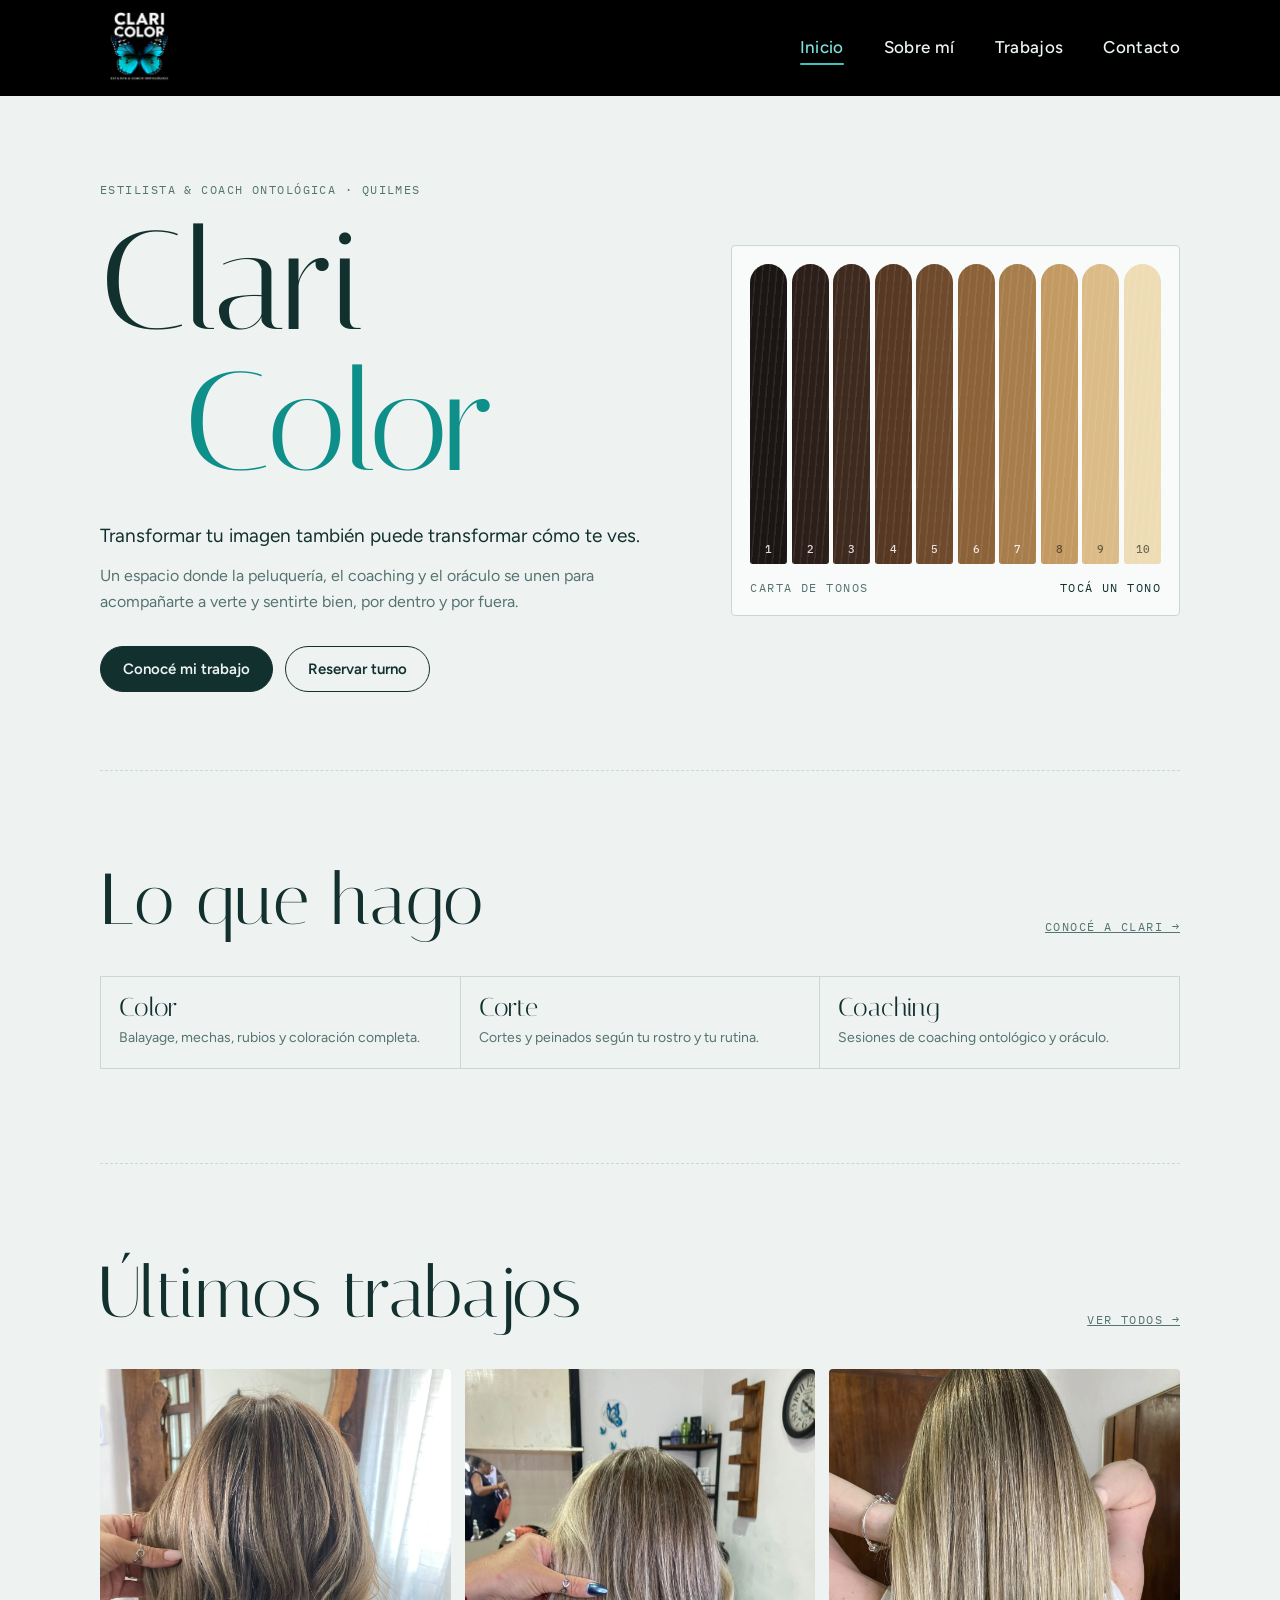
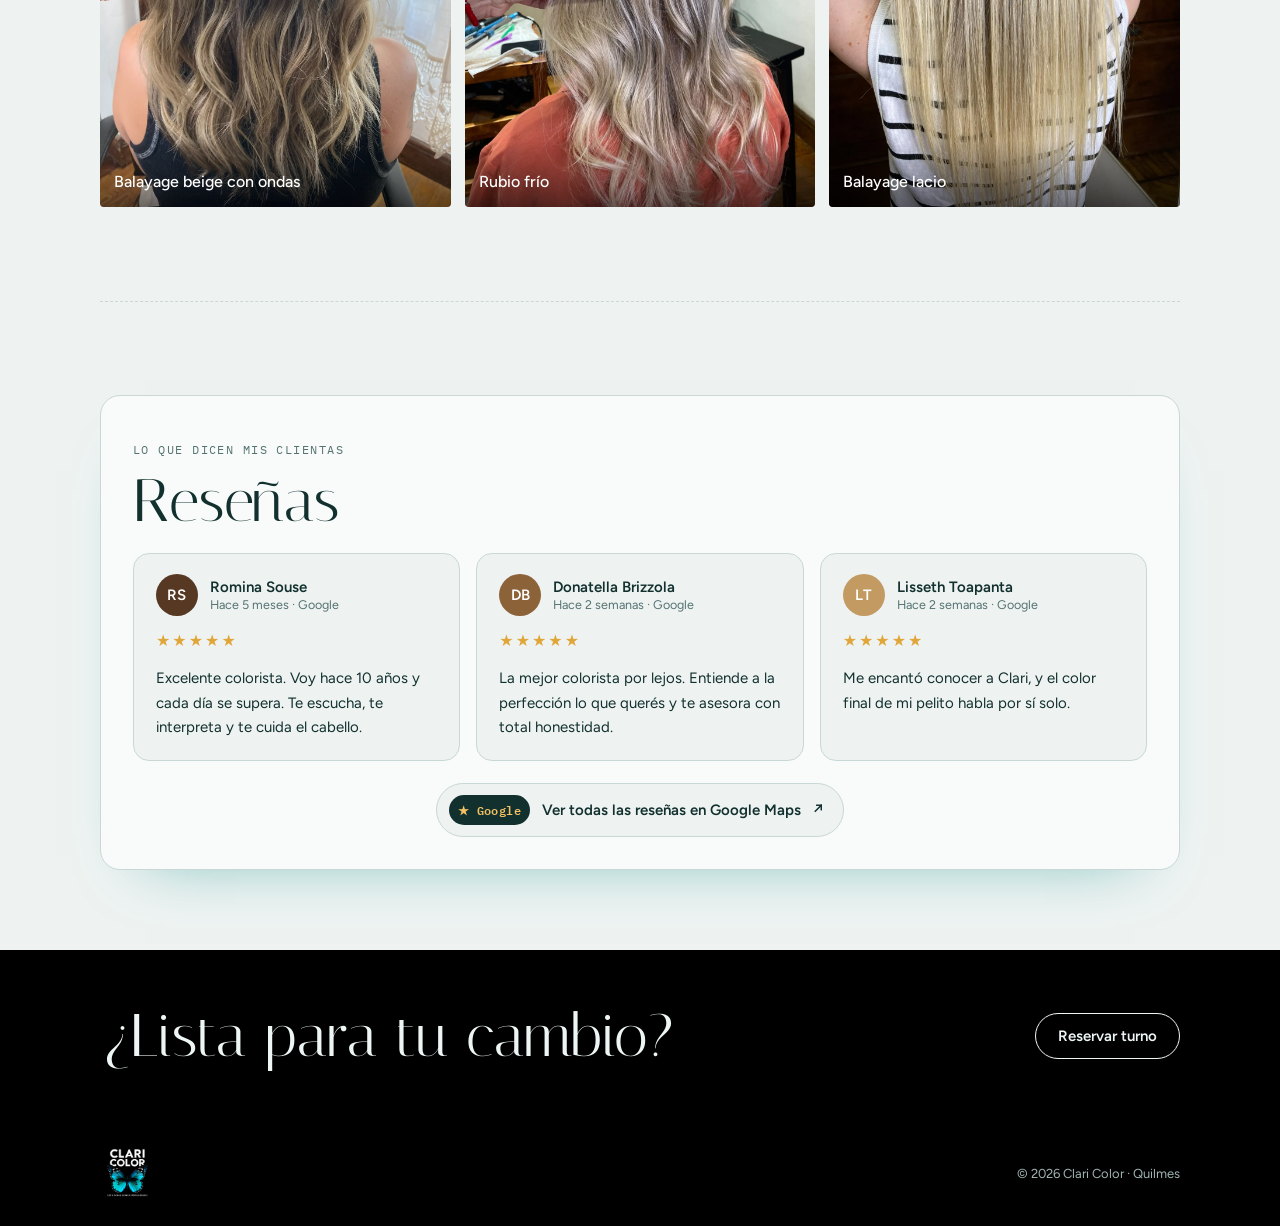
<file: index.html>
<!doctype html>
<html lang="es">
<head>
<meta charset="utf-8">
<meta name="viewport" content="width=device-width, initial-scale=1, viewport-fit=cover">
<title>Clari Color | Estilista & coach ontológica</title>
<meta name="description" content="Clari Color, estilista y coach ontológica en Quilmes. Color, corte, peinado, coaching y oráculo.">
<link rel="icon" href="img/logo.png">
<link rel="preconnect" href="https://fonts.googleapis.com">
<link rel="stylesheet" href="https://fonts.googleapis.com/css2?family=Italiana&family=Figtree:wght@400;500;600&family=IBM+Plex+Mono:wght@400;500&display=swap">
<link rel="stylesheet" href="css/styles.css">
</head>
<body>
<header>
  <div class="wrap">
    <a class="brand" href="index.html"><img src="img/logo.png" alt="Clari Color · Estilista &amp; coach ontológico" width="320" height="325"></a>
    <nav aria-label="Principal">
      <ul id="menu" class="desk-nav">
        <li><a href="index.html" class="on" aria-current="page">Inicio</a></li>
        <li><a href="sobre-mi.html">Sobre mí</a></li>
        <li><a href="trabajos.html">Trabajos</a></li>
        <li><a href="contacto.html">Contacto</a></li>
      </ul>
    </nav>
    <a class="wa-top" data-wa href="https://wa.me/5491123456789" target="_blank" rel="noopener">Turnos</a>
  </div>
</header>
<nav class="tabbar" aria-label="Secciones">
  <a href="index.html" class="on" aria-current="page"><svg viewBox="0 0 24 24" aria-hidden="true"><path d="M3 10.5 12 3l9 7.5V20a1 1 0 0 1-1 1h-5v-6h-6v6H4a1 1 0 0 1-1-1z"/></svg><span>Inicio</span></a>
  <a href="sobre-mi.html"><svg viewBox="0 0 24 24" aria-hidden="true"><circle cx="12" cy="8" r="4"/><path d="M4 21c1.5-4 4.5-6 8-6s6.5 2 8 6"/></svg><span>Sobre mí</span></a>
  <a href="trabajos.html"><svg viewBox="0 0 24 24" aria-hidden="true"><rect x="3" y="3" width="7.5" height="9" rx="1.5"/><rect x="13.5" y="3" width="7.5" height="5.5" rx="1.5"/><rect x="3" y="15" width="7.5" height="6" rx="1.5"/><rect x="13.5" y="11.5" width="7.5" height="9.5" rx="1.5"/></svg><span>Trabajos</span></a>
  <a href="contacto.html"><svg viewBox="0 0 24 24" aria-hidden="true"><path d="M4 5h16a1 1 0 0 1 1 1v10a1 1 0 0 1-1 1H9l-5 4V6a1 1 0 0 1 1-1z"/></svg><span>Contacto</span></a>
</nav>

<main>
<section class="hero">
  <div class="wrap">
    <div>
      <p class="label" data-c="inicio.etiqueta">Estilista &amp; coach ontológica · Quilmes</p>
      <h1>Clari<span>Color</span></h1>
      <p class="lede" data-c="inicio.frase">Transformar tu imagen también puede transformar cómo te ves.</p>
      <p class="sub" data-c="inicio.texto">Un espacio donde la peluquería, el coaching y el oráculo se unen para acompañarte a verte y sentirte bien, por dentro y por fuera.</p>
      <div class="actions">
        <a class="btn solid" href="trabajos.html" data-c="inicio.boton1">Conocé mi trabajo</a>
        <a class="btn" href="contacto.html" data-c="inicio.boton2">Reservar turno</a>
      </div>
    </div>
    <div class="fan">
      <figure>
        <div class="strip" id="strip"></div>
        <figcaption><span class="label">Carta de tonos</span><span class="label" id="tone">Tocá un tono</span></figcaption>
      </figure>
    </div>
  </div>
</section>

<div class="wrap"><div class="cut" aria-hidden="true"><svg viewBox="0 0 34 20" fill="none" stroke="currentColor" stroke-width="1.6" stroke-linecap="round"><g class="blade-a"><circle cx="4.5" cy="5" r="3.2"/><path d="M7.3 6.6 L33 13.5"/></g><g class="blade-b"><circle cx="4.5" cy="15" r="3.2"/><path d="M7.3 13.4 L33 6.5"/></g><circle cx="12" cy="10" r="1" fill="currentColor" stroke="none"/></svg></div></div>

<section class="sec">
  <div class="wrap">
    <div class="sec-head reveal"><h2 data-c="inicio.titulo_servicios">Lo que hago</h2><a class="label" href="sobre-mi.html">Conocé a Clari →</a></div>
    <div class="pillars reveal" style="margin-top:0" data-list="servicios">
      <div><h3>Color</h3><p>Balayage, mechas, rubios y coloración completa.</p></div>
      <div><h3>Corte</h3><p>Cortes y peinados según tu rostro y tu rutina.</p></div>
      <div><h3>Coaching</h3><p>Sesiones de coaching ontológico y oráculo.</p></div>
    </div>
  </div>
</section>

<div class="wrap"><div class="cut" aria-hidden="true"><svg viewBox="0 0 34 20" fill="none" stroke="currentColor" stroke-width="1.6" stroke-linecap="round"><g class="blade-a"><circle cx="4.5" cy="5" r="3.2"/><path d="M7.3 6.6 L33 13.5"/></g><g class="blade-b"><circle cx="4.5" cy="15" r="3.2"/><path d="M7.3 13.4 L33 6.5"/></g><circle cx="12" cy="10" r="1" fill="currentColor" stroke="none"/></svg></div></div>

<section class="sec">
  <div class="wrap">
    <div class="sec-head reveal"><h2 data-c="inicio.titulo_trabajos">Últimos trabajos</h2><a class="label" href="trabajos.html">Ver todos →</a></div>
    <div class="teaser reveal" id="teaser"></div>
  </div>
</section>

<div class="wrap"><div class="cut" aria-hidden="true"><svg viewBox="0 0 34 20" fill="none" stroke="currentColor" stroke-width="1.6" stroke-linecap="round"><g class="blade-a"><circle cx="4.5" cy="5" r="3.2"/><path d="M7.3 6.6 L33 13.5"/></g><g class="blade-b"><circle cx="4.5" cy="15" r="3.2"/><path d="M7.3 13.4 L33 6.5"/></g><circle cx="12" cy="10" r="1" fill="currentColor" stroke="none"/></svg></div></div>

<section class="sec">
  <div class="wrap">
    <div class="rv-block reveal" data-resenas>
      <div class="rv-top">
        <div><p class="label" data-c="sobre.etiqueta_resenas">Lo que dicen mis clientas</p><h2 data-c="sobre.titulo_resenas">Reseñas</h2></div>
        <div class="rv-nav"><button type="button" class="rv-prev" aria-label="Reseña anterior">←</button><button type="button" class="rv-next" aria-label="Reseña siguiente">→</button></div>
      </div>
      <div class="rv-track" data-list="resenas" tabindex="0" aria-label="Reseñas de clientas">
        <article class="rv-card">
          <div class="rv-head"><span class="rv-av" style="background:#563823">RS</span><span class="rv-who"><b>Romina Souse</b><small>Hace 5 meses · Google</small></span></div>
          <span class="stars" role="img" aria-label="5 de 5 estrellas">★★★★★</span>
          <p class="rv-txt">Excelente colorista. Voy hace 10 años y cada día se supera. Te escucha, te interpreta y te cuida el cabello.</p>
        </article>
        <article class="rv-card">
          <div class="rv-head"><span class="rv-av" style="background:#8c6239">DB</span><span class="rv-who"><b>Donatella Brizzola</b><small>Hace 2 semanas · Google</small></span></div>
          <span class="stars" role="img" aria-label="5 de 5 estrellas">★★★★★</span>
          <p class="rv-txt">La mejor colorista por lejos. Entiende a la perfección lo que querés y te asesora con total honestidad.</p>
        </article>
        <article class="rv-card">
          <div class="rv-head"><span class="rv-av" style="background:#c49a63">LT</span><span class="rv-who"><b>Lisseth Toapanta</b><small>Hace 2 semanas · Google</small></span></div>
          <span class="stars" role="img" aria-label="5 de 5 estrellas">★★★★★</span>
          <p class="rv-txt">Me encantó conocer a Clari, y el color final de mi pelito habla por sí solo.</p>
        </article>
      </div>
      <a class="rv-google" href="https://www.google.com/maps/search/Peluquer%C3%ADa+ClariColor" target="_blank" rel="noopener"><span class="rv-pin" aria-hidden="true">★ Google</span>Ver todas las reseñas en Google Maps <span aria-hidden="true">↗</span></a>
    </div>
  </div>
</section>

<section class="cta-band">
  <div class="wrap">
    <h2 data-c="cta.titulo">¿Lista para tu cambio?</h2>
    <a class="btn" href="contacto.html" data-c="cta.boton">Reservar turno</a>
  </div>
</section>
</main>

<footer><div class="wrap"><img src="img/logo.png" alt="Clari Color" width="320" height="325"><span>© 2026 Clari Color · Quilmes</span></div></footer>

<script src="js/config.js"></script>
<script src="js/app.js"></script>
</body>
</html>
</file>
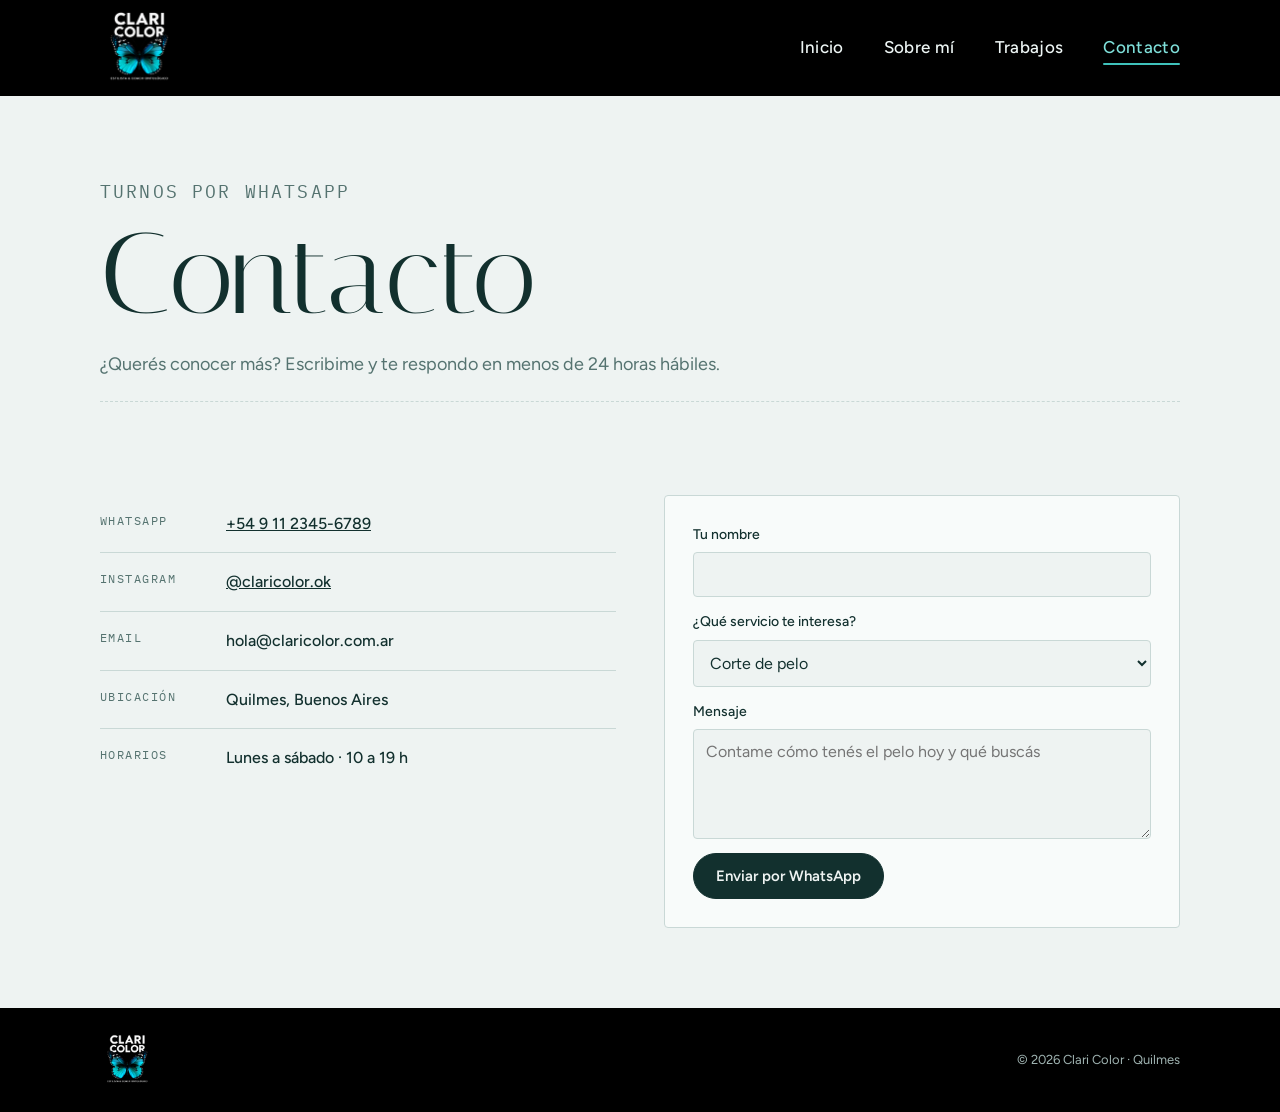
<file: contacto.html>
<!doctype html>
<html lang="es">
<head>
<meta charset="utf-8">
<meta name="viewport" content="width=device-width, initial-scale=1, viewport-fit=cover">
<title>Contacto | Clari Color</title>
<meta name="description" content="Clari Color, estilista y coach ontológica en Quilmes. Reservá tu turno por WhatsApp.">
<link rel="icon" href="img/logo.png">
<link rel="preconnect" href="https://fonts.googleapis.com">
<link rel="stylesheet" href="https://fonts.googleapis.com/css2?family=Italiana&family=Figtree:wght@400;500;600&family=IBM+Plex+Mono:wght@400;500&display=swap">
<link rel="stylesheet" href="css/styles.css">
</head>
<body>
<header>
  <div class="wrap">
    <a class="brand" href="index.html"><img src="img/logo.png" alt="Clari Color · Estilista &amp; coach ontológico" width="320" height="325"></a>
    <nav aria-label="Principal">
      <ul id="menu" class="desk-nav">
        <li><a href="index.html">Inicio</a></li>
        <li><a href="sobre-mi.html">Sobre mí</a></li>
        <li><a href="trabajos.html">Trabajos</a></li>
        <li><a href="contacto.html" class="on" aria-current="page">Contacto</a></li>
      </ul>
    </nav>
    <a class="wa-top" data-wa href="https://wa.me/5491123456789" target="_blank" rel="noopener">Turnos</a>
  </div>
</header>
<nav class="tabbar" aria-label="Secciones">
  <a href="index.html"><svg viewBox="0 0 24 24" aria-hidden="true"><path d="M3 10.5 12 3l9 7.5V20a1 1 0 0 1-1 1h-5v-6h-6v6H4a1 1 0 0 1-1-1z"/></svg><span>Inicio</span></a>
  <a href="sobre-mi.html"><svg viewBox="0 0 24 24" aria-hidden="true"><circle cx="12" cy="8" r="4"/><path d="M4 21c1.5-4 4.5-6 8-6s6.5 2 8 6"/></svg><span>Sobre mí</span></a>
  <a href="trabajos.html"><svg viewBox="0 0 24 24" aria-hidden="true"><rect x="3" y="3" width="7.5" height="9" rx="1.5"/><rect x="13.5" y="3" width="7.5" height="5.5" rx="1.5"/><rect x="3" y="15" width="7.5" height="6" rx="1.5"/><rect x="13.5" y="11.5" width="7.5" height="9.5" rx="1.5"/></svg><span>Trabajos</span></a>
  <a href="contacto.html" class="on" aria-current="page"><svg viewBox="0 0 24 24" aria-hidden="true"><path d="M4 5h16a1 1 0 0 1 1 1v10a1 1 0 0 1-1 1H9l-5 4V6a1 1 0 0 1 1-1z"/></svg><span>Contacto</span></a>
</nav>

<main>
<section class="page-head">
  <div class="wrap">
    <p class="label" data-c="contacto.etiqueta">Turnos por WhatsApp</p>
    <h1>Contacto</h1>
    <p data-c="contacto.bajada">¿Querés conocer más? Escribime y te respondo en menos de 24 horas hábiles.</p>
  </div>
</section>

<div class="wrap"><div class="cut" aria-hidden="true"><svg viewBox="0 0 34 20" fill="none" stroke="currentColor" stroke-width="1.6" stroke-linecap="round"><g class="blade-a"><circle cx="4.5" cy="5" r="3.2"/><path d="M7.3 6.6 L33 13.5"/></g><g class="blade-b"><circle cx="4.5" cy="15" r="3.2"/><path d="M7.3 13.4 L33 6.5"/></g><circle cx="12" cy="10" r="1" fill="currentColor" stroke="none"/></svg></div></div>

<section class="sec">
  <div class="wrap">
    <div class="contact">
      <div class="reveal">
        <div class="row"><span class="label">WhatsApp</span><a data-wa href="https://wa.me/5491123456789" target="_blank" rel="noopener" data-c="contacto.whatsapp_visible">+54 9 11 2345-6789</a></div>
        <div class="row"><span class="label">Instagram</span><a data-ig href="https://www.instagram.com/claricolor.ok/" target="_blank" rel="noopener">@claricolor.ok</a></div>
        <div class="row"><span class="label">Email</span><span data-c="contacto.email">hola@claricolor.com.ar</span></div>
        <div class="row"><span class="label">Ubicación</span><span data-c="contacto.ubicacion">Quilmes, Buenos Aires</span></div>
        <div class="row"><span class="label">Horarios</span><span data-c="contacto.horarios">Lunes a sábado · 10 a 19 h</span></div>
      </div>
      <div class="card reveal">
        <form id="f">
          <label for="nombre">Tu nombre<input id="nombre" required autocomplete="name"></label>
          <label for="servicio">¿Qué servicio te interesa?
            <select id="servicio" data-list="opciones">
              <option>Corte de pelo</option><option>Coloración / balayage</option><option>Tratamiento capilar</option><option>Peinado / evento</option><option>Transformación integral</option><option>Sesión de coaching</option><option>Oráculo</option><option>Otro</option>
            </select>
          </label>
          <label for="msg">Mensaje<textarea id="msg" placeholder="Contame cómo tenés el pelo hoy y qué buscás"></textarea></label>
          <button class="btn solid" type="submit">Enviar por WhatsApp</button>
          <p class="note" id="out" hidden></p>
        </form>
      </div>
    </div>
  </div>
</section>
</main>

<footer><div class="wrap"><img src="img/logo.png" alt="Clari Color" width="320" height="325"><span>© 2026 Clari Color · Quilmes</span></div></footer>

<script src="js/config.js"></script>
<script src="js/app.js"></script>
</body>
</html>
</file>
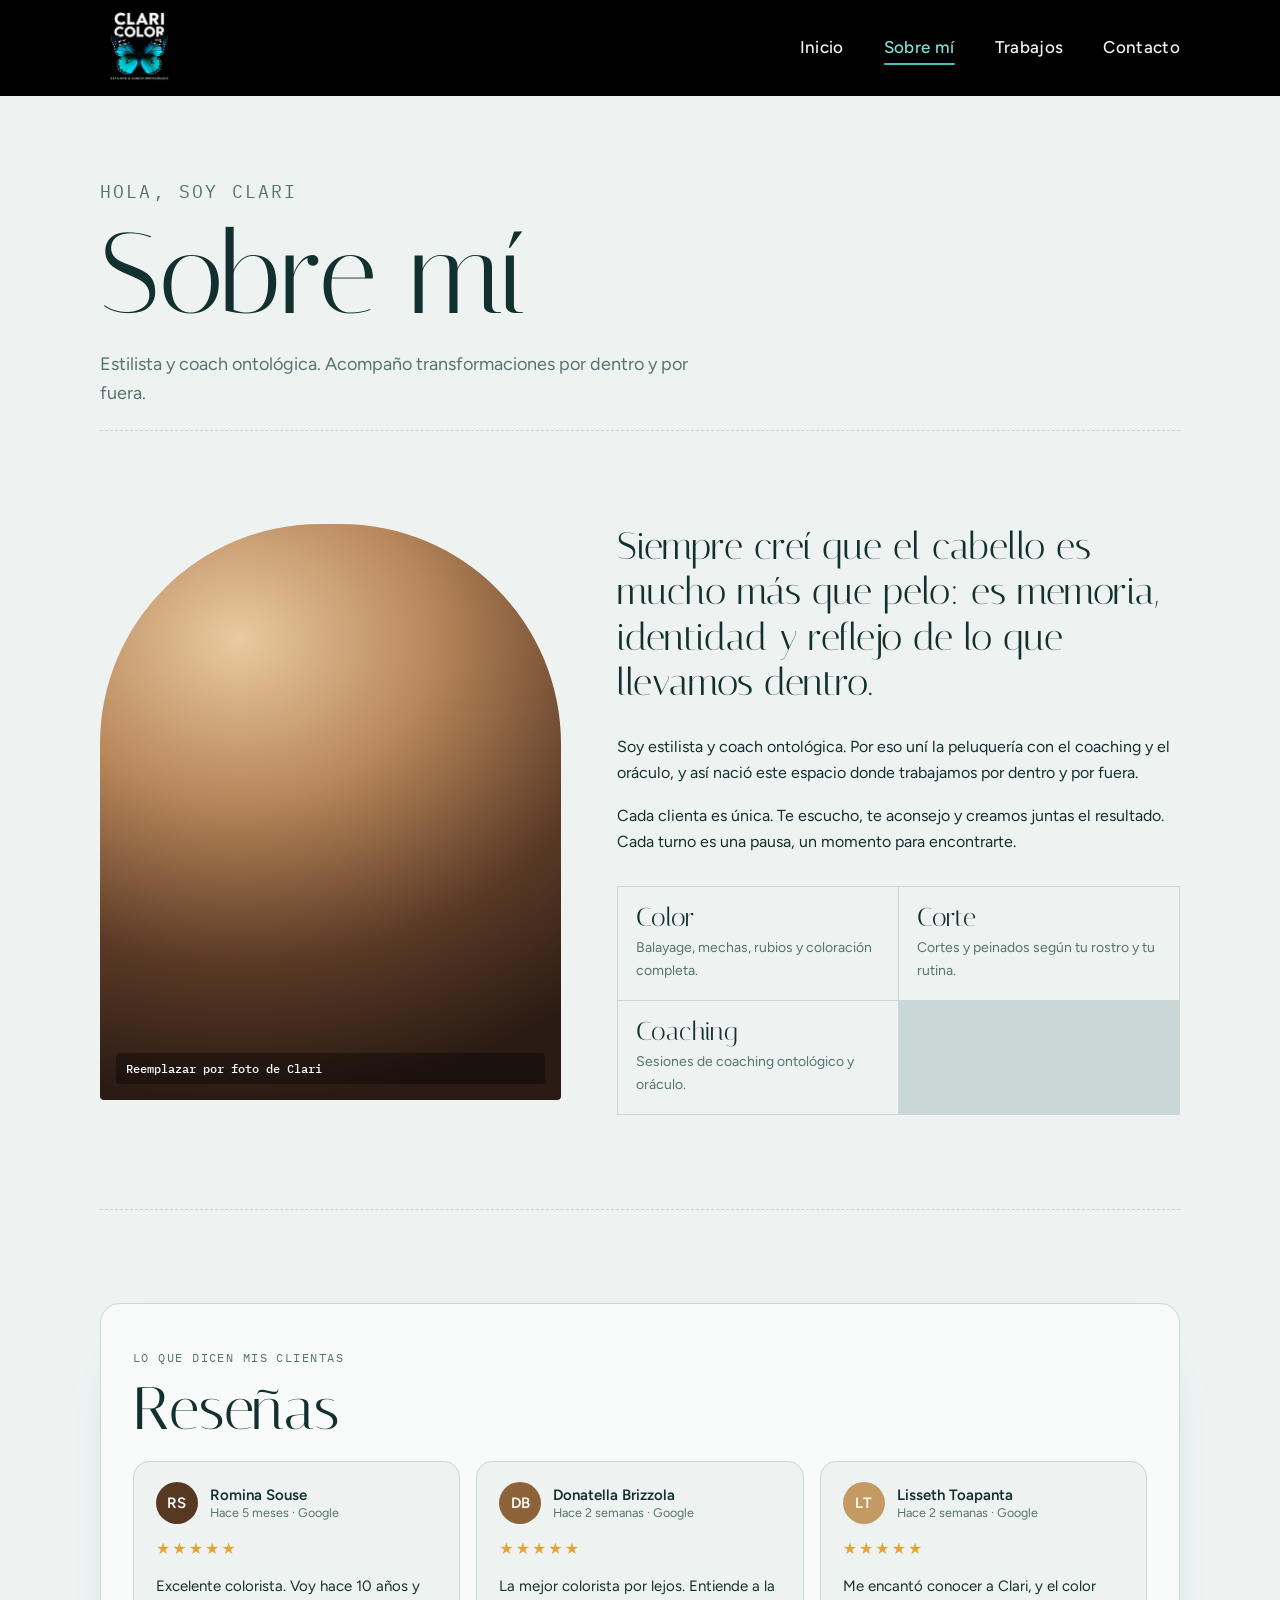
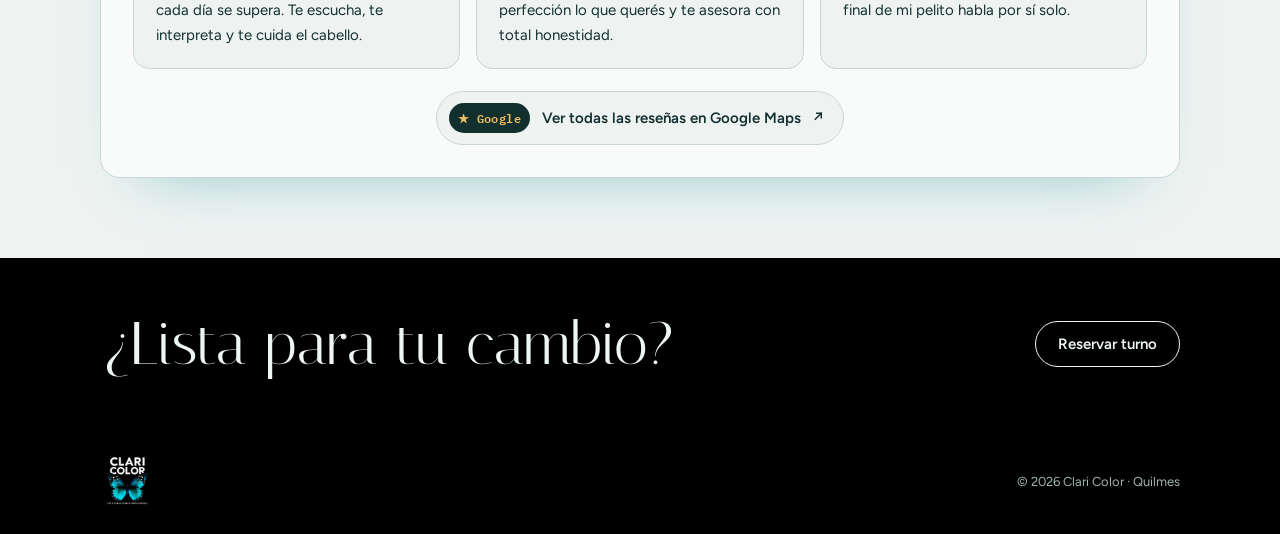
<file: sobre-mi.html>
<!doctype html>
<html lang="es">
<head>
<meta charset="utf-8">
<meta name="viewport" content="width=device-width, initial-scale=1, viewport-fit=cover">
<title>Sobre mí | Clari Color</title>
<meta name="description" content="Clari Color, estilista y coach ontológica en Quilmes. Conocé a Clari y lo que dicen sus clientas.">
<link rel="icon" href="img/logo.png">
<link rel="preconnect" href="https://fonts.googleapis.com">
<link rel="stylesheet" href="https://fonts.googleapis.com/css2?family=Italiana&family=Figtree:wght@400;500;600&family=IBM+Plex+Mono:wght@400;500&display=swap">
<link rel="stylesheet" href="css/styles.css">
</head>
<body>
<header>
  <div class="wrap">
    <a class="brand" href="index.html"><img src="img/logo.png" alt="Clari Color · Estilista &amp; coach ontológico" width="320" height="325"></a>
    <nav aria-label="Principal">
      <ul id="menu" class="desk-nav">
        <li><a href="index.html">Inicio</a></li>
        <li><a href="sobre-mi.html" class="on" aria-current="page">Sobre mí</a></li>
        <li><a href="trabajos.html">Trabajos</a></li>
        <li><a href="contacto.html">Contacto</a></li>
      </ul>
    </nav>
    <a class="wa-top" data-wa href="https://wa.me/5491123456789" target="_blank" rel="noopener">Turnos</a>
  </div>
</header>
<nav class="tabbar" aria-label="Secciones">
  <a href="index.html"><svg viewBox="0 0 24 24" aria-hidden="true"><path d="M3 10.5 12 3l9 7.5V20a1 1 0 0 1-1 1h-5v-6h-6v6H4a1 1 0 0 1-1-1z"/></svg><span>Inicio</span></a>
  <a href="sobre-mi.html" class="on" aria-current="page"><svg viewBox="0 0 24 24" aria-hidden="true"><circle cx="12" cy="8" r="4"/><path d="M4 21c1.5-4 4.5-6 8-6s6.5 2 8 6"/></svg><span>Sobre mí</span></a>
  <a href="trabajos.html"><svg viewBox="0 0 24 24" aria-hidden="true"><rect x="3" y="3" width="7.5" height="9" rx="1.5"/><rect x="13.5" y="3" width="7.5" height="5.5" rx="1.5"/><rect x="3" y="15" width="7.5" height="6" rx="1.5"/><rect x="13.5" y="11.5" width="7.5" height="9.5" rx="1.5"/></svg><span>Trabajos</span></a>
  <a href="contacto.html"><svg viewBox="0 0 24 24" aria-hidden="true"><path d="M4 5h16a1 1 0 0 1 1 1v10a1 1 0 0 1-1 1H9l-5 4V6a1 1 0 0 1 1-1z"/></svg><span>Contacto</span></a>
</nav>

<main>
<section class="page-head">
  <div class="wrap">
    <p class="label" data-c="sobre.etiqueta">Hola, soy Clari</p>
    <h1>Sobre mí</h1>
    <p data-c="sobre.bajada">Estilista y coach ontológica. Acompaño transformaciones por dentro y por fuera.</p>
  </div>
</section>

<div class="wrap"><div class="cut" aria-hidden="true"><svg viewBox="0 0 34 20" fill="none" stroke="currentColor" stroke-width="1.6" stroke-linecap="round"><g class="blade-a"><circle cx="4.5" cy="5" r="3.2"/><path d="M7.3 6.6 L33 13.5"/></g><g class="blade-b"><circle cx="4.5" cy="15" r="3.2"/><path d="M7.3 13.4 L33 6.5"/></g><circle cx="12" cy="10" r="1" fill="currentColor" stroke="none"/></svg></div></div>

<section class="sec">
  <div class="wrap">
    <div class="about">
      <div class="portrait reveal" data-foto="sobre.foto"><span>Reemplazar por foto de Clari</span></div>
      <div class="reveal">
        <p class="big" data-c="sobre.destacado">Siempre creí que el cabello es mucho más que pelo: es memoria, identidad y reflejo de lo que llevamos dentro.</p>
        <p data-c="sobre.parrafo1">Soy estilista y coach ontológica. Por eso uní la peluquería con el coaching y el oráculo, y así nació este espacio donde trabajamos por dentro y por fuera.</p>
        <p data-c="sobre.parrafo2">Cada clienta es única. Te escucho, te aconsejo y creamos juntas el resultado. Cada turno es una pausa, un momento para encontrarte.</p>
        <div class="pillars" data-list="servicios">
          <div><h3>Color</h3><p>Balayage, mechas, rubios y coloración completa.</p></div>
          <div><h3>Corte</h3><p>Cortes y peinados según tu rostro y tu rutina.</p></div>
          <div><h3>Coaching</h3><p>Sesiones de coaching ontológico y oráculo.</p></div>
        </div>
      </div>
    </div>
  </div>
</section>

<div class="wrap"><div class="cut" aria-hidden="true"><svg viewBox="0 0 34 20" fill="none" stroke="currentColor" stroke-width="1.6" stroke-linecap="round"><g class="blade-a"><circle cx="4.5" cy="5" r="3.2"/><path d="M7.3 6.6 L33 13.5"/></g><g class="blade-b"><circle cx="4.5" cy="15" r="3.2"/><path d="M7.3 13.4 L33 6.5"/></g><circle cx="12" cy="10" r="1" fill="currentColor" stroke="none"/></svg></div></div>

<section class="sec">
  <div class="wrap">
    <div class="rv-block reveal" data-resenas>
      <div class="rv-top">
        <div><p class="label" data-c="sobre.etiqueta_resenas">Lo que dicen mis clientas</p><h2 data-c="sobre.titulo_resenas">Reseñas</h2></div>
        <div class="rv-nav"><button type="button" class="rv-prev" aria-label="Reseña anterior">←</button><button type="button" class="rv-next" aria-label="Reseña siguiente">→</button></div>
      </div>
      <div class="rv-track" data-list="resenas" tabindex="0" aria-label="Reseñas de clientas">
        <article class="rv-card">
          <div class="rv-head"><span class="rv-av" style="background:#563823">RS</span><span class="rv-who"><b>Romina Souse</b><small>Hace 5 meses · Google</small></span></div>
          <span class="stars" role="img" aria-label="5 de 5 estrellas">★★★★★</span>
          <p class="rv-txt">Excelente colorista. Voy hace 10 años y cada día se supera. Te escucha, te interpreta y te cuida el cabello.</p>
        </article>
        <article class="rv-card">
          <div class="rv-head"><span class="rv-av" style="background:#8c6239">DB</span><span class="rv-who"><b>Donatella Brizzola</b><small>Hace 2 semanas · Google</small></span></div>
          <span class="stars" role="img" aria-label="5 de 5 estrellas">★★★★★</span>
          <p class="rv-txt">La mejor colorista por lejos. Entiende a la perfección lo que querés y te asesora con total honestidad.</p>
        </article>
        <article class="rv-card">
          <div class="rv-head"><span class="rv-av" style="background:#c49a63">LT</span><span class="rv-who"><b>Lisseth Toapanta</b><small>Hace 2 semanas · Google</small></span></div>
          <span class="stars" role="img" aria-label="5 de 5 estrellas">★★★★★</span>
          <p class="rv-txt">Me encantó conocer a Clari, y el color final de mi pelito habla por sí solo.</p>
        </article>
      </div>
      <a class="rv-google" href="https://www.google.com/maps/search/Peluquer%C3%ADa+ClariColor" target="_blank" rel="noopener"><span class="rv-pin" aria-hidden="true">★ Google</span>Ver todas las reseñas en Google Maps <span aria-hidden="true">↗</span></a>
    </div>
  </div>
</section>

<section class="cta-band">
  <div class="wrap">
    <h2 data-c="cta.titulo">¿Lista para tu cambio?</h2>
    <a class="btn" href="contacto.html" data-c="cta.boton">Reservar turno</a>
  </div>
</section>
</main>

<footer><div class="wrap"><img src="img/logo.png" alt="Clari Color" width="320" height="325"><span>© 2026 Clari Color · Quilmes</span></div></footer>

<script src="js/config.js"></script>
<script src="js/app.js"></script>
</body>
</html>
</file>
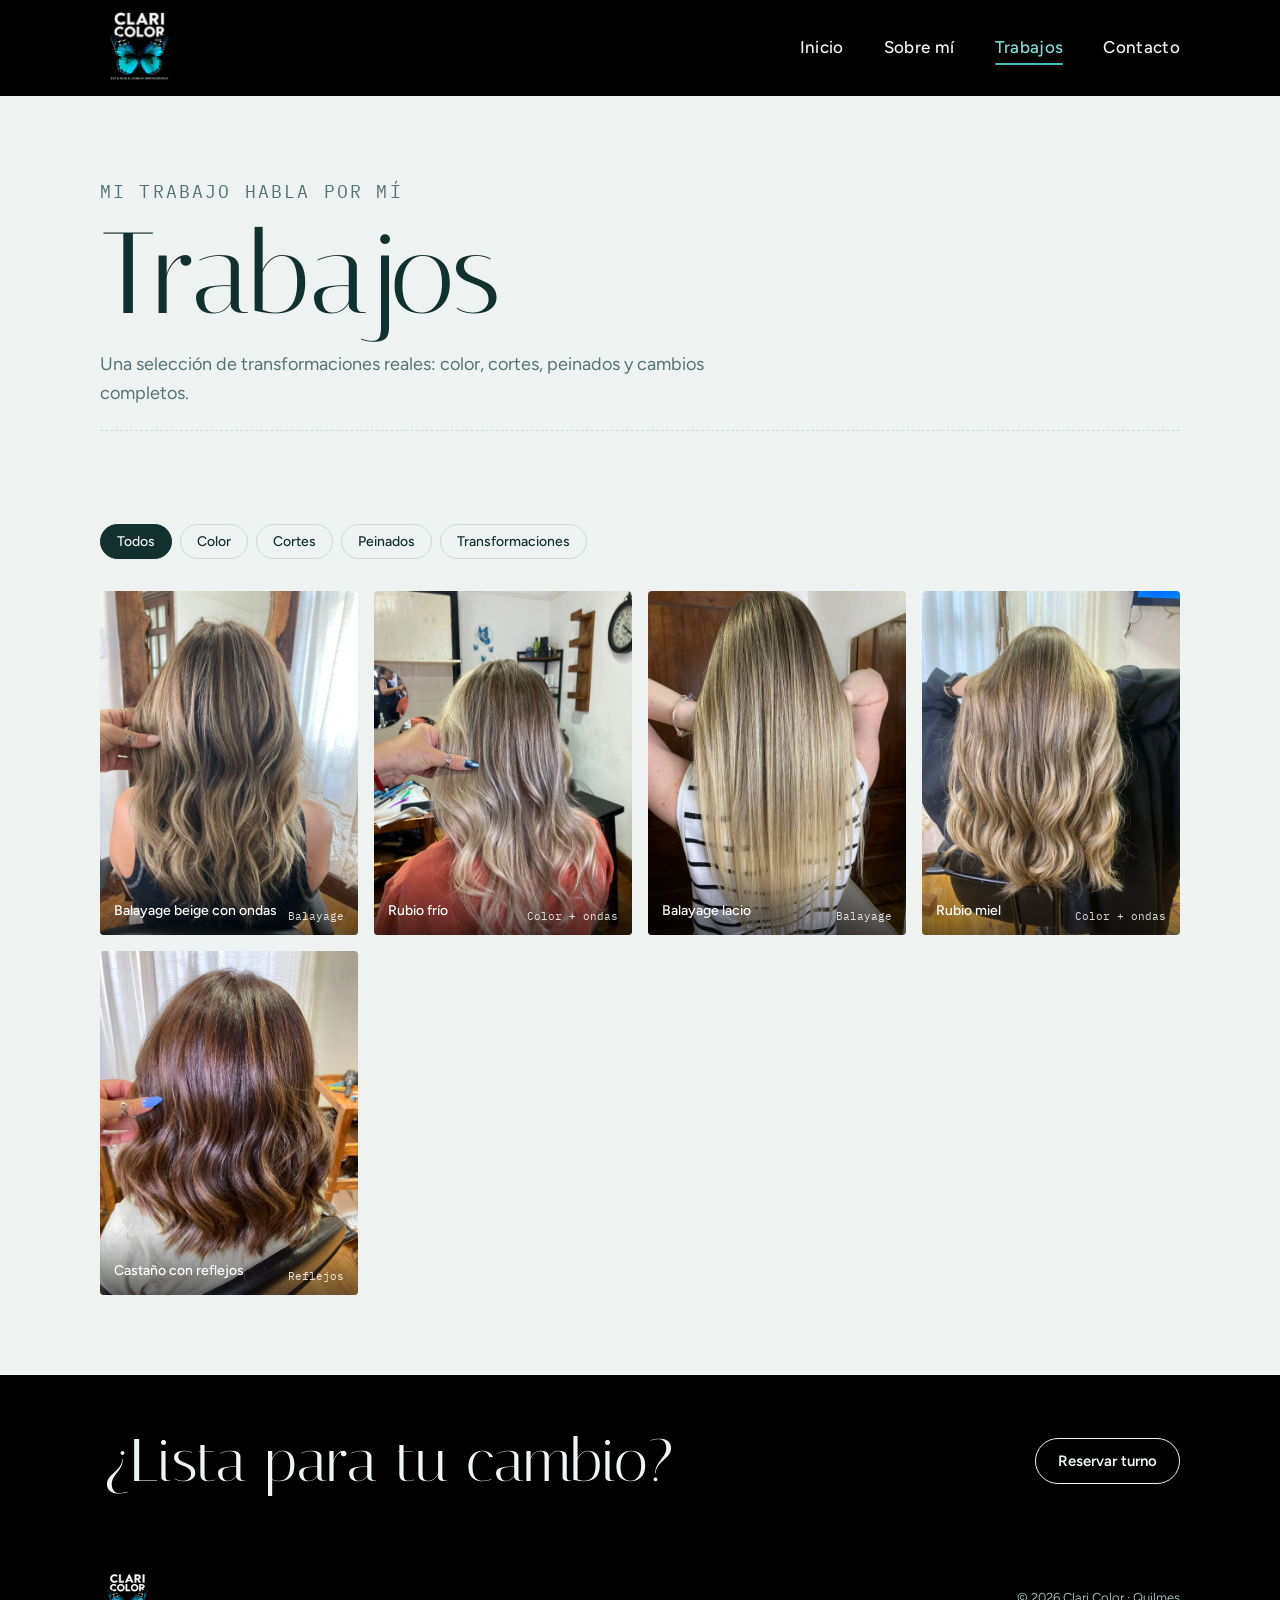
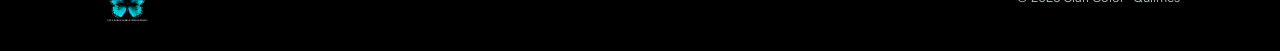
<file: trabajos.html>
<!doctype html>
<html lang="es">
<head>
<meta charset="utf-8">
<meta name="viewport" content="width=device-width, initial-scale=1, viewport-fit=cover">
<title>Trabajos | Clari Color</title>
<meta name="description" content="Clari Color, estilista y coach ontológica en Quilmes. Galería de color, cortes, peinados y transformaciones.">
<link rel="icon" href="img/logo.png">
<link rel="preconnect" href="https://fonts.googleapis.com">
<link rel="stylesheet" href="https://fonts.googleapis.com/css2?family=Italiana&family=Figtree:wght@400;500;600&family=IBM+Plex+Mono:wght@400;500&display=swap">
<link rel="stylesheet" href="css/styles.css">
</head>
<body>
<header>
  <div class="wrap">
    <a class="brand" href="index.html"><img src="img/logo.png" alt="Clari Color · Estilista &amp; coach ontológico" width="320" height="325"></a>
    <nav aria-label="Principal">
      <ul id="menu" class="desk-nav">
        <li><a href="index.html">Inicio</a></li>
        <li><a href="sobre-mi.html">Sobre mí</a></li>
        <li><a href="trabajos.html" class="on" aria-current="page">Trabajos</a></li>
        <li><a href="contacto.html">Contacto</a></li>
      </ul>
    </nav>
    <a class="wa-top" data-wa href="https://wa.me/5491123456789" target="_blank" rel="noopener">Turnos</a>
  </div>
</header>
<nav class="tabbar" aria-label="Secciones">
  <a href="index.html"><svg viewBox="0 0 24 24" aria-hidden="true"><path d="M3 10.5 12 3l9 7.5V20a1 1 0 0 1-1 1h-5v-6h-6v6H4a1 1 0 0 1-1-1z"/></svg><span>Inicio</span></a>
  <a href="sobre-mi.html"><svg viewBox="0 0 24 24" aria-hidden="true"><circle cx="12" cy="8" r="4"/><path d="M4 21c1.5-4 4.5-6 8-6s6.5 2 8 6"/></svg><span>Sobre mí</span></a>
  <a href="trabajos.html" class="on" aria-current="page"><svg viewBox="0 0 24 24" aria-hidden="true"><rect x="3" y="3" width="7.5" height="9" rx="1.5"/><rect x="13.5" y="3" width="7.5" height="5.5" rx="1.5"/><rect x="3" y="15" width="7.5" height="6" rx="1.5"/><rect x="13.5" y="11.5" width="7.5" height="9.5" rx="1.5"/></svg><span>Trabajos</span></a>
  <a href="contacto.html"><svg viewBox="0 0 24 24" aria-hidden="true"><path d="M4 5h16a1 1 0 0 1 1 1v10a1 1 0 0 1-1 1H9l-5 4V6a1 1 0 0 1 1-1z"/></svg><span>Contacto</span></a>
</nav>

<main>
<section class="page-head">
  <div class="wrap">
    <p class="label" data-c="trabajos.etiqueta">Mi trabajo habla por mí</p>
    <h1>Trabajos</h1>
    <p data-c="trabajos.bajada">Una selección de transformaciones reales: color, cortes, peinados y cambios completos.</p>
  </div>
</section>

<div class="wrap"><div class="cut" aria-hidden="true"><svg viewBox="0 0 34 20" fill="none" stroke="currentColor" stroke-width="1.6" stroke-linecap="round"><g class="blade-a"><circle cx="4.5" cy="5" r="3.2"/><path d="M7.3 6.6 L33 13.5"/></g><g class="blade-b"><circle cx="4.5" cy="15" r="3.2"/><path d="M7.3 13.4 L33 6.5"/></g><circle cx="12" cy="10" r="1" fill="currentColor" stroke="none"/></svg></div></div>

<section class="sec">
  <div class="wrap">
    <div class="filters" role="group" aria-label="Filtrar trabajos" style="margin-bottom:32px">
      <button type="button" data-f="todos" aria-pressed="true">Todos</button>
      <button type="button" data-f="color" aria-pressed="false">Color</button>
      <button type="button" data-f="corte" aria-pressed="false">Cortes</button>
      <button type="button" data-f="peinado" aria-pressed="false">Peinados</button>
      <button type="button" data-f="trans" aria-pressed="false">Transformaciones</button>
    </div>
    <div class="grid" id="grid"></div>
    <p class="note" id="demo-note" hidden>Las imágenes son de muestra. Se reemplazan por las fotos reales de los trabajos de Clari.</p>
  </div>
</section>

<dialog id="lb" aria-label="Trabajo ampliado">
  <div class="ph" id="lb-ph"></div>
  <div class="cap"><span id="lb-t"></span><div class="ctl"><button type="button" id="lb-p" aria-label="Anterior">←</button><button type="button" id="lb-n" aria-label="Siguiente">→</button><button type="button" id="lb-x">Cerrar</button></div></div>
</dialog>

<section class="cta-band">
  <div class="wrap">
    <h2 data-c="cta.titulo">¿Lista para tu cambio?</h2>
    <a class="btn" href="contacto.html" data-c="cta.boton">Reservar turno</a>
  </div>
</section>
</main>

<footer><div class="wrap"><img src="img/logo.png" alt="Clari Color" width="320" height="325"><span>© 2026 Clari Color · Quilmes</span></div></footer>

<script src="js/config.js"></script>
<script src="js/app.js"></script>
</body>
</html>
</file>
<file: css/styles.css>
/* Clari Color — estilos del sitio
   Paleta y tipografías en :root. Modo oscuro automático según el dispositivo. */
:root{
  --bg:#EEF3F2; --paper:#F8FBFA; --ink:#12302E; --muted:#557370; --line:#C9D8D6;
  --accent:#0E8F8A; --accent-ink:#FFFFFF; --night:#000000; --on-night:#EEF6F5;
  --f-display:"Italiana","Didot","Bodoni 72",Georgia,serif;
  --f-body:"Figtree",system-ui,-apple-system,"Segoe UI",sans-serif;
  --f-mono:"IBM Plex Mono",ui-monospace,Menlo,monospace;
}
@media (prefers-color-scheme:dark){:root:not([data-theme="light"]){
  --bg:#0C1A19; --paper:#122423; --ink:#E4EFEE; --muted:#93AFAC; --line:#26403E;
  --accent:#3FC2BB; --accent-ink:#06201F; color-scheme:dark}}
:root[data-theme="dark"]{
  --bg:#0C1A19; --paper:#122423; --ink:#E4EFEE; --muted:#93AFAC; --line:#26403E;
  --accent:#3FC2BB; --accent-ink:#06201F; color-scheme:dark}

*{box-sizing:border-box}
html{scroll-behavior:smooth}
body{margin:0;background:var(--bg);color:var(--ink);font-family:var(--f-body);font-size:16px;line-height:1.6}
.wrap{max-width:1120px;margin:0 auto;padding-left:max(20px,env(safe-area-inset-left,0px));padding-right:max(20px,env(safe-area-inset-right,0px))}
a{color:inherit}
:focus-visible{outline:2px solid var(--accent);outline-offset:3px}
h1,h2,h3{font-family:var(--f-display);font-weight:400;text-wrap:balance;margin:0;line-height:1}
.label{font-family:var(--f-mono);font-size:12px;letter-spacing:.12em;text-transform:uppercase;color:var(--muted)}

/* header */
body::before{content:"";position:fixed;inset:0 0 auto;height:env(safe-area-inset-top,0px);z-index:10;background:var(--night)}
header{position:sticky;top:env(safe-area-inset-top,0px);z-index:9;background:var(--night);color:var(--on-night)}
header .wrap{display:flex;align-items:center;justify-content:space-between;gap:16px;padding-block:8px}
.brand{display:block;line-height:0}
.brand img{height:80px;width:auto;display:block}
/* menú de escritorio */
.desk-nav{display:flex;gap:40px;list-style:none;margin:0;padding:0}
.desk-nav a{text-decoration:none;font-size:17px;font-weight:500;letter-spacing:.02em;padding-block:8px;position:relative}
.desk-nav a::after{content:"";position:absolute;left:0;right:0;bottom:0;height:2px;border-radius:2px;background:#3FC2BB;transform:scaleX(0);transform-origin:left;transition:transform .3s}
.desk-nav a:hover::after,.desk-nav a.on::after{transform:scaleX(1)}
.desk-nav a.on{color:#7FE0DA}
.wa-top{display:none}

/* menú de celular: barra inferior tipo app */
.tabbar{display:none}
@media (max-width:760px){
  .desk-nav{display:none}
  .brand img{height:58px}
  .wa-top{display:inline-flex;align-items:center;gap:6px;font:600 13px var(--f-body);text-decoration:none;color:#06201F;background:#3FC2BB;padding:9px 16px;border-radius:99px}
  .wa-top:active{transform:scale(.96)}
  .tabbar{display:grid;grid-template-columns:repeat(4,1fr);position:fixed;z-index:20;
    left:max(12px,env(safe-area-inset-left,0px));right:max(12px,env(safe-area-inset-right,0px));bottom:calc(10px + env(safe-area-inset-bottom,0px));
    background:rgba(8,14,14,.88);backdrop-filter:blur(14px) saturate(140%);-webkit-backdrop-filter:blur(14px) saturate(140%);
    border:1px solid rgba(255,255,255,.08);border-radius:22px;padding:6px;box-shadow:0 12px 30px -10px rgba(0,0,0,.45)}
  .tabbar a{display:flex;flex-direction:column;align-items:center;gap:3px;padding:8px 2px 7px;border-radius:16px;text-decoration:none;color:#9DB3B1;font:500 11px var(--f-body);transition:color .25s,background .25s;-webkit-tap-highlight-color:transparent}
  .tabbar svg{width:23px;height:23px;fill:none;stroke:currentColor;stroke-width:1.7;stroke-linejoin:round;stroke-linecap:round;transition:transform .25s}
  .tabbar a.on{color:#7FE0DA;background:rgba(63,194,187,.14)}
  .tabbar a.on svg{transform:translateY(-1px)}
  .tabbar a:active svg{transform:scale(.88)}
  body{padding-bottom:calc(86px + env(safe-area-inset-bottom,0px))}
  footer{margin-bottom:0}
}

/* hero */
.hero .wrap{display:grid;grid-template-columns:1.3fr 1fr;gap:48px;align-items:center;padding-block:72px 64px}
.hero h1{font-size:clamp(64px,11vw,148px);letter-spacing:-.01em}
.hero h1 span{display:block;padding-left:.6em;
  background:linear-gradient(90deg,var(--accent) 0 40%,#6f4a2c 48%,#c49a63 54%,#eedcb5 58%,var(--accent) 66%);
  background-size:300% 100%;background-position:100% 0;-webkit-background-clip:text;background-clip:text;color:transparent;
  animation:dye 7s ease-in-out 1s infinite}
@keyframes dye{0%,30%{background-position:100% 0}60%,100%{background-position:0 0}}
.hero .lede{max-width:34ch;font-size:19px;margin:28px 0 0}
.hero .sub{max-width:44ch;color:var(--muted);margin:12px 0 32px}
.actions{display:flex;flex-wrap:wrap;gap:12px}
.btn{position:relative;overflow:hidden;isolation:isolate;display:inline-flex;align-items:center;gap:8px;text-decoration:none;font:600 15px var(--f-body);padding:13px 22px;border-radius:99px;border:1px solid var(--ink);color:var(--ink);background:transparent;cursor:pointer;transition:color .3s,border-color .3s}
.btn::before{content:"";position:absolute;inset:0;z-index:-1;background:var(--accent);transform:scaleX(0);transform-origin:left;transition:transform .4s cubic-bezier(.7,0,.2,1)}
.btn:hover{color:var(--accent-ink);border-color:var(--accent)}
.btn:hover::before{transform:scaleX(1)}
.btn.solid{background:var(--ink);color:var(--bg)}

.fan{min-width:0}
.fan figure{margin:0;background:var(--paper);border:1px solid var(--line);border-radius:4px;padding:18px}
.strip{display:grid;grid-template-columns:repeat(10,1fr);gap:4px;height:300px;align-items:end}
.strip button{all:unset;height:100%;border-radius:30px 30px 4px 4px;position:relative;cursor:pointer;transform-origin:bottom;
  animation:grow .9s cubic-bezier(.2,.8,.2,1) both;transition:transform .3s,filter .3s}
.strip button:nth-child(1){animation-delay:.05s}.strip button:nth-child(2){animation-delay:.1s}.strip button:nth-child(3){animation-delay:.15s}
.strip button:nth-child(4){animation-delay:.2s}.strip button:nth-child(5){animation-delay:.25s}.strip button:nth-child(6){animation-delay:.3s}
.strip button:nth-child(7){animation-delay:.35s}.strip button:nth-child(8){animation-delay:.4s}.strip button:nth-child(9){animation-delay:.45s}
.strip button:nth-child(10){animation-delay:.5s}
@keyframes grow{from{transform:scaleY(.15);opacity:.4}}
.strip button::after{content:"";position:absolute;inset:0;border-radius:inherit;background:repeating-linear-gradient(95deg,transparent 0 5px,rgba(255,255,255,.08) 6px 7px)}
.strip button:hover,.strip button[aria-pressed="true"]{transform:translateY(-10px)}
.strip button:focus-visible{outline:2px solid var(--accent);outline-offset:3px}
.strip b{position:absolute;bottom:8px;left:0;right:0;text-align:center;font:500 11px var(--f-mono);color:rgba(255,255,255,.85)}
.strip button:nth-child(n+8) b{color:rgba(0,0,0,.55)}
.fan figcaption{display:flex;justify-content:space-between;gap:8px;margin-top:14px}
#tone{color:var(--ink);transition:opacity .2s}
@media (max-width:860px){.hero .wrap{grid-template-columns:1fr;padding-block:48px}.strip{height:180px}}

/* corte con tijera */
.cut{position:relative;height:28px;margin-block:0;overflow:hidden}
.cut::before{content:"";position:absolute;left:0;right:0;top:50%;border-top:1.5px dashed var(--line)}
.cut svg{position:absolute;top:50%;left:-40px;width:34px;height:20px;margin-top:-10px;color:var(--ink)}
.cut.go svg{animation:snip 3.2s cubic-bezier(.45,.05,.55,.95) forwards}
.cut .blade-a{transform-origin:12px 10px;animation:open .35s ease-in-out infinite alternate}
.cut .blade-b{transform-origin:12px 10px;animation:close .35s ease-in-out infinite alternate}
@keyframes snip{to{left:calc(100% + 10px)}}
@keyframes open{from{transform:rotate(-14deg)}to{transform:rotate(0)}}
@keyframes close{from{transform:rotate(14deg)}to{transform:rotate(0)}}

/* secciones */
section{scroll-margin-top:100px}
.sec{padding-block:80px}
.sec-head{display:flex;justify-content:space-between;align-items:end;gap:24px;flex-wrap:wrap;margin-bottom:40px}
.sec-head h2{font-size:clamp(44px,6vw,72px)}
@supports (animation-timeline:view()){
  .reveal{animation:show linear both;animation-timeline:view();animation-range:entry 0% entry 50%}
  @keyframes show{from{opacity:.3;transform:translateY(30px)}}
}

/* sobre mí */
.about{display:grid;grid-template-columns:minmax(0,.9fr) minmax(0,1.1fr);gap:56px;align-items:start}
.portrait{aspect-ratio:4/5;max-width:100%;border-radius:220px 220px 4px 4px;overflow:hidden;position:relative;background:
  radial-gradient(120% 80% at 30% 20%,#E9C9A0 0%,#B8875A 35%,#5B3A26 70%,#2A1B14 100%)}
.portrait::after{content:"";position:absolute;inset:0;background:linear-gradient(115deg,transparent 35%,rgba(255,255,255,.25) 50%,transparent 65%);transform:translateX(-100%);animation:sheen 7s ease-in-out infinite}
@keyframes sheen{35%,100%{transform:translateX(100%)}}
.portrait span{position:absolute;z-index:1;bottom:16px;left:16px;right:16px;font:500 12px var(--f-mono);color:#fff;background:rgba(0,0,0,.35);padding:8px 10px;border-radius:4px}
.about p{margin:0 0 18px;max-width:58ch}
.about .big{font-family:var(--f-display);font-size:clamp(28px,3.2vw,38px);line-height:1.2;margin-bottom:28px}
.pillars{display:grid;grid-template-columns:repeat(3,minmax(0,1fr));gap:1px;background:var(--line);border:1px solid var(--line);margin-top:32px}
.pillars div{background:var(--bg);padding:18px;transition:background .3s}
.pillars div:hover{background:var(--paper)}
.pillars h3{font-size:26px;margin-bottom:6px}
.pillars p{font-size:14px;color:var(--muted);margin:0}
@media (max-width:860px){.about{grid-template-columns:1fr}.portrait{max-width:380px}}
@media (max-width:560px){.pillars{grid-template-columns:1fr}}

.reviews{display:grid;grid-template-columns:repeat(3,minmax(0,1fr));gap:1px;background:var(--line);border:1px solid var(--line);margin-top:64px}
.reviews figure{margin:0;background:var(--bg);padding:22px;display:flex;flex-direction:column;gap:12px}
.stars{color:#D49A2A;letter-spacing:3px}
.reviews blockquote{margin:0;font-family:var(--f-display);font-size:21px;line-height:1.35;flex:1}
.reviews figcaption{font-size:13px;color:var(--muted)}
.reviews figcaption b{color:var(--ink);font-weight:600}
.rv-link{display:inline-block;margin-top:14px;font-size:14px;font-weight:600}
@media (max-width:860px){.reviews{grid-template-columns:1fr}}

/* galería */
.filters{display:flex;flex-wrap:wrap;gap:8px}
.filters button{font:500 14px var(--f-body);color:var(--ink);background:none;border:1px solid var(--line);padding:8px 16px;border-radius:99px;cursor:pointer;transition:background .25s,color .25s}
.filters button[aria-pressed="true"]{background:var(--ink);color:var(--bg);border-color:var(--ink)}
.grid{columns:3 260px;column-gap:14px}
.item{break-inside:avoid;margin:0 0 14px;cursor:zoom-in;position:relative;border-radius:4px;overflow:hidden;display:block;width:100%;border:0;padding:0;background:none;text-align:left;color:#fff;font:inherit;animation:pop .45s ease-out both}
@keyframes pop{from{opacity:0;transform:translateY(12px)}}
.item .ph{width:100%;display:block;transition:transform .6s}
.item::before{content:"";position:absolute;inset:0;z-index:1;background:linear-gradient(115deg,transparent 30%,rgba(255,255,255,.3) 50%,transparent 70%);transform:translateX(-120%);transition:transform .9s}
.item:hover::before{transform:translateX(120%)}
.item:hover .ph{transform:scale(1.04)}
.item .tag{position:absolute;z-index:2;left:0;right:0;bottom:0;padding:28px 14px 12px;background:linear-gradient(transparent,rgba(0,0,0,.55));display:flex;justify-content:space-between;gap:8px;font-size:14px;font-weight:500}
.item .tag em{font:400 11px var(--f-mono);font-style:normal;opacity:.85;align-self:end;white-space:nowrap}
.note{margin-top:20px;font-size:13px;color:var(--muted)}

dialog{border:0;padding:0;background:transparent;max-width:min(92vw,680px);width:100%;color:#fff}
dialog::backdrop{background:rgba(5,15,14,.85)}
dialog .ph{width:100%;aspect-ratio:4/5;max-height:76vh;border-radius:4px}
dialog .cap{display:flex;justify-content:space-between;align-items:center;gap:12px;padding-top:12px;flex-wrap:wrap}
dialog .ctl{display:flex;gap:8px}
dialog button{background:#fff;color:#12302E;border:0;border-radius:99px;padding:8px 16px;font:600 14px var(--f-body);cursor:pointer}

/* contacto */
.contact{display:grid;grid-template-columns:minmax(0,1fr) minmax(0,1fr);gap:48px}
.card{background:var(--paper);border:1px solid var(--line);border-radius:4px;padding:28px}
.row{display:grid;grid-template-columns:110px minmax(0,1fr);gap:16px;padding-block:16px;border-bottom:1px solid var(--line);transition:padding-left .3s}
.row:hover{padding-left:6px}
.row:last-child{border-bottom:0}
.row a,.row span:last-child{font-weight:500;overflow-wrap:anywhere}
form{display:grid;gap:14px}
label{display:grid;gap:6px;font-size:14px;font-weight:500}
input,select,textarea{font:16px var(--f-body);color:var(--ink);background:var(--bg);border:1px solid var(--line);border-radius:4px;padding:12px}
input:focus,select:focus,textarea:focus{outline:none;border-color:var(--accent)}
textarea{min-height:110px;resize:vertical}
form .btn{justify-self:start}
@media (max-width:860px){.contact{grid-template-columns:1fr}}
@media (max-width:420px){.row{grid-template-columns:1fr;gap:2px}}

footer{background:var(--night);color:#9fb3b1}
footer .wrap{display:flex;justify-content:space-between;align-items:center;flex-wrap:wrap;gap:12px;padding-block:24px;font-size:13px}
footer img{height:56px;width:auto}

@media (prefers-reduced-motion:reduce){
  html{scroll-behavior:auto}
  *,*::before,*::after{animation:none!important;transition:none!important}
  .cut svg{display:none}
}

/* encabezado de páginas internas */
.page-head .wrap{padding-block:64px 8px}
.page-head h1{font-size:clamp(56px,9vw,120px);margin-top:10px}
.page-head p{max-width:52ch;color:var(--muted);font-size:18px;margin:18px 0 0}

/* inicio: adelantos */
.teaser{display:grid;grid-template-columns:repeat(3,minmax(0,1fr));gap:14px}
.teaser a{position:relative;display:block;border-radius:4px;overflow:hidden;aspect-ratio:4/5;color:#fff;text-decoration:none}
.teaser a .ph{position:absolute;inset:0;transition:transform .6s}
.teaser a:hover .ph{transform:scale(1.04)}
.teaser a .tag{position:absolute;left:0;right:0;bottom:0;padding:28px 14px 12px;background:linear-gradient(transparent,rgba(0,0,0,.55));font-weight:500}
.more{display:inline-block;margin-top:18px;font-weight:600}
.quote{max-width:820px}
.quote blockquote{margin:14px 0;font-family:var(--f-display);font-size:clamp(28px,3.6vw,44px);line-height:1.2}
.quote figcaption{color:var(--muted);font-size:14px}
.cta-band{background:var(--night);color:var(--on-night)}
.cta-band .wrap{display:flex;justify-content:space-between;align-items:center;gap:24px;flex-wrap:wrap;padding-block:56px}
.cta-band h2{font-size:clamp(36px,5vw,60px)}
.cta-band .btn{border-color:var(--on-night);color:var(--on-night)}
.cta-band .btn:hover{color:#06201F;border-color:#3FC2BB}
.cta-band .btn::before{background:#3FC2BB}
@media (max-width:760px){.teaser{grid-template-columns:1fr 1fr}.teaser a:nth-child(3){display:none}}


/* ---------- contenido editable: se acomoda solo ---------- */
/* Columnas que se reparten según cuántos elementos cargue Anto */
.pillars{grid-template-columns:repeat(auto-fit,minmax(min(100%,200px),1fr))}
.reviews{grid-template-columns:repeat(auto-fit,minmax(min(100%,260px),1fr))}
/* Palabras largas o links no rompen el ancho */
h1,h2,h3,p,blockquote,figcaption,.row span,.row a,.tag{overflow-wrap:break-word}
.hero .lede,.hero .sub,.page-head p{max-width:52ch}
/* Fotos reales de trabajos */
img.ph{width:100%;height:auto;display:block;object-fit:cover;background:var(--line)}
.teaser a img.ph{position:absolute;inset:0;height:100%}
#lb-ph{display:grid;place-items:center;overflow:hidden}
#lb-ph img{max-width:100%;max-height:76vh;width:100%;height:100%;object-fit:contain}

/* Galería en grilla: respeta el orden del panel (izquierda a derecha) y todas las fotos quedan parejas */
.grid{columns:auto;display:grid;grid-template-columns:repeat(auto-fill,minmax(min(100%,250px),1fr));gap:16px}
.grid .item{margin:0}
.grid .item .ph{aspect-ratio:3/4!important;height:auto;object-fit:cover}

/* ---------- reseñas estilo Google Maps (carrusel) ---------- */
.rv-block{background:var(--paper);border:1px solid var(--line);border-radius:20px;padding:clamp(20px,3vw,32px);display:grid;gap:22px;box-shadow:0 30px 60px -45px color-mix(in srgb,var(--accent) 60%,transparent)}
.rv-top{display:flex;justify-content:space-between;align-items:end;gap:16px;flex-wrap:wrap}
.rv-top h2{font-size:clamp(40px,5vw,60px);margin-top:8px}
.rv-nav{display:flex;gap:10px}
.rv-nav button{width:48px;height:48px;border-radius:50%;border:1px solid var(--line);background:var(--bg);color:var(--ink);font-size:18px;cursor:pointer;transition:background .25s,color .25s,border-color .25s,transform .15s,opacity .25s}
.rv-nav button:hover:not([disabled]){background:var(--accent);border-color:var(--accent);color:#fff}
.rv-nav button:active:not([disabled]){transform:scale(.92)}
.rv-nav button[disabled]{opacity:.35;cursor:default}
.rv-track{display:grid;grid-auto-flow:column;grid-auto-columns:calc((100% - 32px) / 3);gap:16px;overflow-x:auto;scroll-snap-type:x mandatory;scroll-behavior:smooth;overscroll-behavior-x:contain;scrollbar-width:none;padding:4px 2px 8px;margin:-4px -2px -8px}
.rv-track::-webkit-scrollbar{display:none}
.rv-track:focus-visible{outline:2px solid var(--accent);outline-offset:4px;border-radius:12px}
.rv-card{scroll-snap-align:start;background:var(--bg);border:1px solid var(--line);border-radius:16px;padding:20px 22px;display:flex;flex-direction:column;gap:12px;min-width:0;transition:transform .35s cubic-bezier(.2,.8,.2,1),box-shadow .35s,border-color .35s}
.rv-card:hover{transform:translateY(-4px);border-color:color-mix(in srgb,var(--accent) 40%,var(--line));box-shadow:0 18px 36px -24px rgba(0,0,0,.35)}
.rv-head{display:flex;align-items:center;gap:12px}
.rv-av{flex:none;width:42px;height:42px;border-radius:50%;display:grid;place-items:center;color:#fff;font:600 15px var(--f-body);letter-spacing:.02em}
.rv-who{display:grid;line-height:1.25;min-width:0}
.rv-who b{font-weight:600;font-size:15px;overflow-wrap:break-word}
.rv-who small{font-size:12.5px;color:var(--muted)}
.rv-card .stars{color:#E0A63A;letter-spacing:2px;font-size:16px}
.rv-txt{margin:0;font-size:15px;line-height:1.65;color:var(--ink);white-space:pre-line;display:-webkit-box;-webkit-line-clamp:6;-webkit-box-orient:vertical;overflow:hidden}
.rv-card.abierta .rv-txt{-webkit-line-clamp:unset;display:block}
.rv-more{align-self:start;background:none;border:0;padding:0;color:var(--accent);font:600 13.5px var(--f-body);cursor:pointer;text-decoration:underline;text-underline-offset:3px}
.rv-google{justify-self:center;display:inline-flex;align-items:center;gap:12px;text-decoration:none;font-weight:600;font-size:15px;color:var(--ink);border:1px solid var(--line);background:var(--bg);padding:11px 20px 11px 12px;border-radius:99px;transition:border-color .25s,box-shadow .25s,transform .2s}
.rv-google:hover{border-color:var(--accent);box-shadow:0 10px 24px -14px color-mix(in srgb,var(--accent) 80%,transparent);transform:translateY(-2px)}
.rv-pin{white-space:nowrap;flex:none;background:var(--ink);color:#F3C163;font:600 12px var(--f-mono);padding:5px 9px;border-radius:99px;letter-spacing:.04em}
.rv-dots{display:flex;justify-content:center;gap:6px;margin-top:-8px}
.rv-dots i{width:7px;height:7px;border-radius:99px;background:var(--line);transition:width .3s,background .3s}
.rv-dots i.on{width:22px;background:var(--accent)}
@media (max-width:860px){.rv-track{grid-auto-columns:calc((100% - 16px) / 2)}}
@media (max-width:560px){.rv-track{grid-auto-columns:86%}.rv-nav button{width:42px;height:42px}.rv-google{font-size:14px}}
.rv-nav[hidden],.rv-dots:empty{display:none}
</file>
